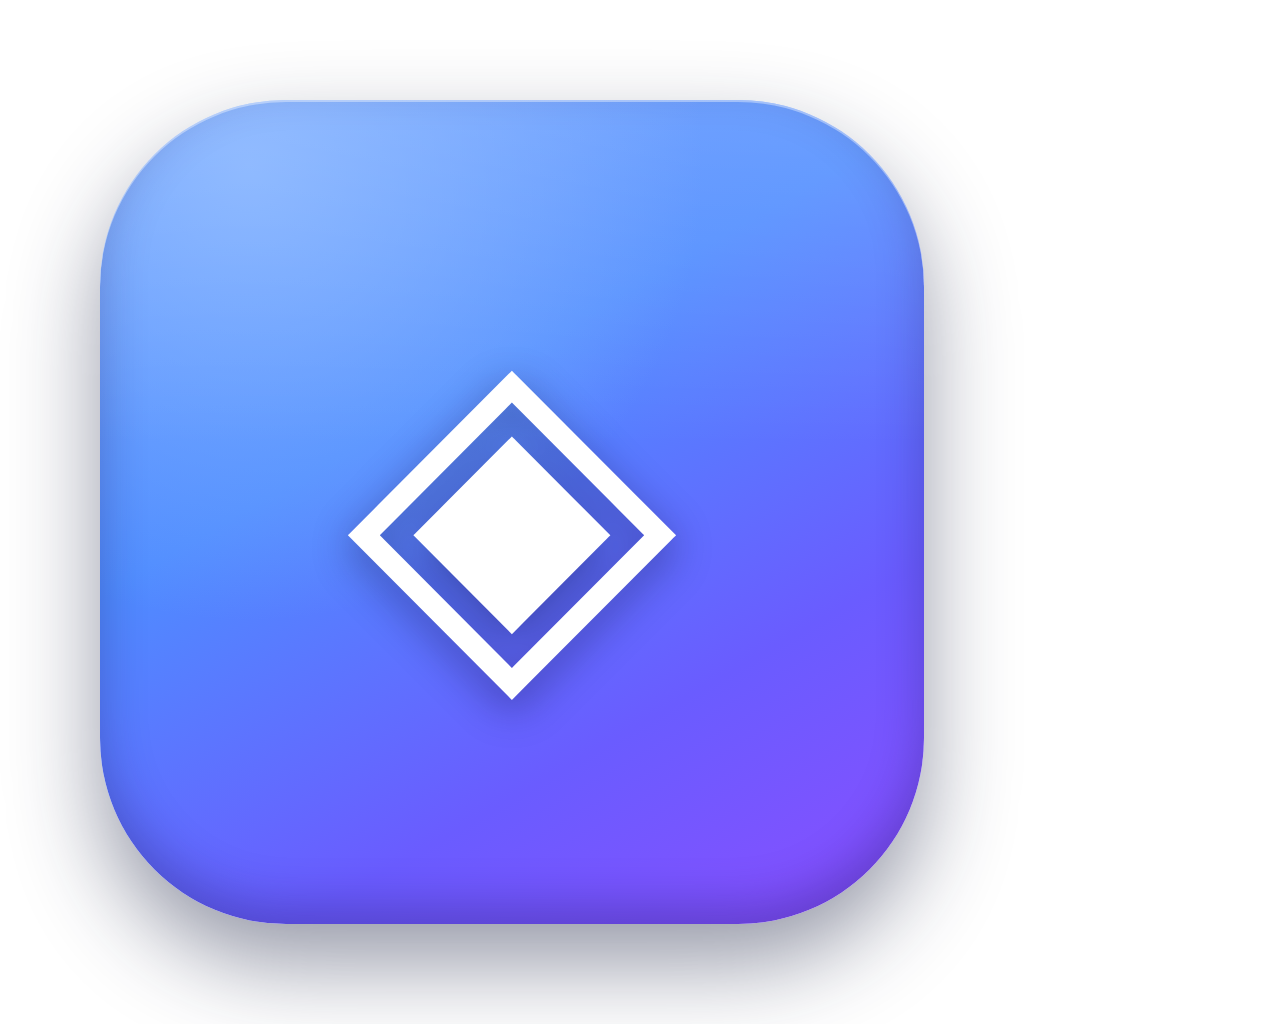
<file: packaging/icon.html>
<!DOCTYPE html>
<html>
<head>
<meta charset="utf-8">
<style>
  html, body {
    margin: 0; padding: 0;
    width: 1024px; height: 1024px;
    background: transparent;
    overflow: hidden;
  }
  .stage {
    width: 1024px; height: 1024px;
    display: grid; place-items: center;
  }
  .tile {
    width: 824px; height: 824px;
    border-radius: 186px;
    background:
      radial-gradient(120% 120% at 18% 8%, #7fb0ff 0%, rgba(127,176,255,0) 46%),
      linear-gradient(150deg, #5b95ff 0%, #4f8cff 38%, #6a5cff 72%, #8a4dff 100%);
    box-shadow:
      0 40px 90px rgba(24, 32, 64, .45),
      inset 0 2px 0 rgba(255, 255, 255, .38),
      inset 0 -18px 46px rgba(28, 20, 90, .30);
    display: grid; place-items: center;
    position: relative;
    overflow: hidden;
  }
  .tile::after {
    content: "";
    position: absolute; inset: 0;
    border-radius: 186px;
    background: linear-gradient(180deg, rgba(255,255,255,.16), rgba(255,255,255,0) 42%);
  }
  .glyph {
    font-family: -apple-system, "SF Pro Display", system-ui, sans-serif;
    font-size: 430px;
    line-height: 1;
    color: #ffffff;
    text-shadow: 0 12px 40px rgba(20, 16, 70, .45);
    transform: translateY(-14px);
    position: relative; z-index: 2;
  }
</style>
</head>
<body>
  <div class="stage">
    <div class="tile"><div class="glyph">◈</div></div>
  </div>
</body>
</html>
</file>
